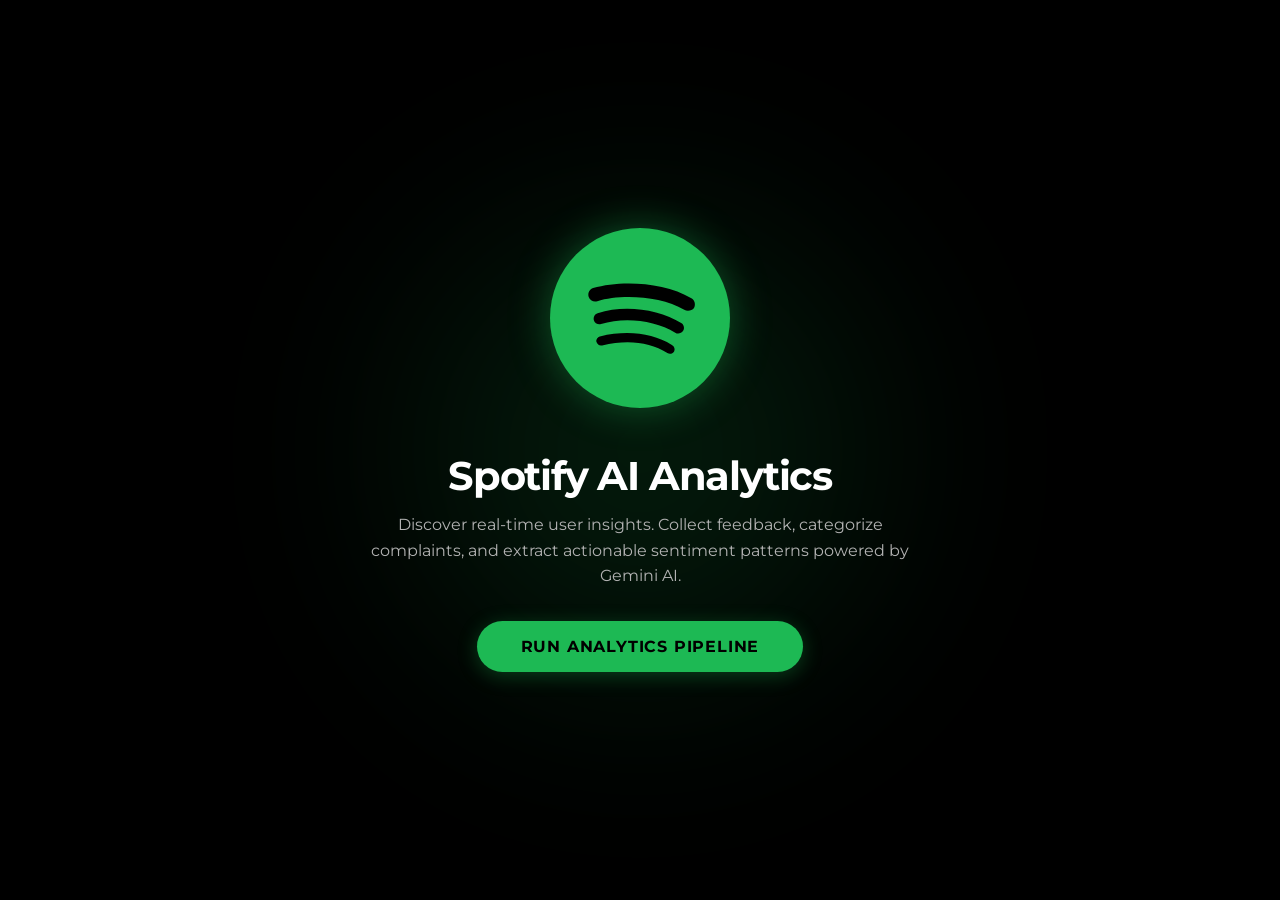
<file: phase5-dashboard/frontend/index.html>
<!DOCTYPE html>
<html lang="en">
<head>
    <meta charset="utf-8" />
    <meta name="viewport" content="width=device-width, initial-scale=1.0" />
    <title>Spotify AI Analytics — Welcome</title>
    <link rel="stylesheet" href="index.css" />
    <link href="https://fonts.googleapis.com/css2?family=Montserrat:wght@400;500;700&display=swap" rel="stylesheet" />
    <style>
        body {
            background-color: var(--color-black);
            display: flex;
            align-items: center;
            justify-content: center;
            min-height: 100vh;
            overflow: hidden;
            position: relative;
            font-family: var(--font-family);
        }

        .welcome-container {
            text-align: center;
            max-width: 650px;
            padding: 40px;
            z-index: 10;
            display: flex;
            flex-direction: column;
            align-items: center;
            gap: 32px;
        }

        /* Ambient glowing background */
        .ambient-glow {
            position: absolute;
            width: 450px;
            height: 450px;
            background-color: var(--color-primary);
            border-radius: 50%;
            opacity: 0.15;
            filter: blur(120px);
            pointer-events: none;
            z-index: 1;
            animation: float-glow 8s ease-in-out infinite alternate;
        }

        @keyframes float-glow {
            0% { transform: translate(-30px, -30px) scale(0.9); opacity: 0.12; }
            100% { transform: translate(30px, 30px) scale(1.1); opacity: 0.18; }
        }

        /* Animating Spotify Logo */
        .logo-container {
            width: 180px;
            height: 180px;
            position: relative;
            display: flex;
            align-items: center;
            justify-content: center;
            margin-bottom: 12px;
        }

        .spotify-logo-svg {
            width: 100%;
            height: 100%;
            filter: drop-shadow(0 0 20px rgba(29, 185, 84, 0.4));
            animation: pulse-logo 3s ease-in-out infinite;
        }

        @keyframes pulse-logo {
            0%, 100% {
                transform: scale(1);
                filter: drop-shadow(0 0 15px rgba(29, 185, 84, 0.4));
            }
            50% {
                transform: scale(1.08);
                filter: drop-shadow(0 0 35px rgba(29, 185, 84, 0.8));
            }
        }

        /* Wave effects around logo */
        .pulse-wave {
            position: absolute;
            width: 100%;
            height: 100%;
            border: 2px solid var(--color-primary);
            border-radius: 50%;
            opacity: 0;
            pointer-events: none;
            animation: ripple-wave 3s cubic-bezier(0.1, 0.8, 0.3, 1) infinite;
        }
        .pulse-wave:nth-child(2) {
            animation-delay: 1.5s;
        }

        @keyframes ripple-wave {
            0% { transform: scale(0.9); opacity: 0.8; }
            100% { transform: scale(1.6); opacity: 0; }
        }

        /* Text Styles */
        h1 {
            font-size: 40px;
            font-weight: 700;
            letter-spacing: -0.03em;
            color: var(--color-text-primary);
            margin: 0;
            line-height: 1.2;
        }

        p {
            font-size: 16px;
            color: var(--color-text-secondary);
            line-height: 1.6;
            margin: 0;
        }

        /* Play Button (Spotify theme) */
        .btn-launch {
            display: inline-flex;
            align-items: center;
            justify-content: center;
            background-color: var(--color-primary);
            color: #000000;
            font-size: 16px;
            font-weight: 700;
            padding: 16px 44px;
            border-radius: 500px;
            border: none;
            cursor: pointer;
            transition: all 0.3s cubic-bezier(0.4, 0, 0.2, 1);
            text-transform: uppercase;
            letter-spacing: 0.05em;
            box-shadow: 0 4px 20px rgba(29, 185, 84, 0.3);
            text-decoration: none;
        }

        .btn-launch:hover {
            background-color: var(--color-primary-light);
            transform: scale(1.05);
            box-shadow: 0 8px 30px rgba(29, 185, 84, 0.5);
        }

        .btn-launch:active {
            transform: scale(0.98);
        }
    </style>
</head>
<body>

    <div class="ambient-glow"></div>

    <div class="welcome-container">
        <div class="logo-container">
            <div class="pulse-wave"></div>
            <div class="pulse-wave"></div>
            <svg class="spotify-logo-svg" viewBox="0 0 24 24" fill="none" xmlns="http://www.w3.org/2000/svg">
                <circle cx="12" cy="12" r="12" fill="#1DB954"/>
                <path d="M17.9 10.9C14.7 9 9.35 8.8 6.3 9.75C5.8 9.9 5.3 9.6 5.15 9.15C5 8.65 5.3 8.15 5.75 8C9.3 6.95 15.15 7.15 18.85 9.35C19.3 9.6 19.45 10.2 19.2 10.65C18.95 11 18.35 11.15 17.9 10.9ZM17.75 13.7C17.5 14.05 17.05 14.2 16.7 13.95C14 12.3 9.95 11.8 6.8 12.8C6.4 12.9 5.95 12.7 5.85 12.3C5.75 11.9 5.95 11.45 6.35 11.35C9.95 10.2 14.45 10.8 17.55 12.7C17.8 12.85 18 13.35 17.75 13.7ZM16.55 16.45C16.35 16.75 15.95 16.85 15.65 16.65C13.3 15.2 10.35 14.85 6.95 15.65C6.6 15.75 6.3 15.5 6.2 15.2C6.1 14.85 6.35 14.55 6.65 14.45C10.35 13.6 13.65 14 16.25 15.6C16.6 15.75 16.7 16.2 16.55 16.45Z" fill="black"/>
            </svg>
        </div>

        <div>
            <h1>Spotify AI Analytics</h1>
            <p style="margin-top: 12px;">Discover real-time user insights. Collect feedback, categorize complaints, and extract actionable sentiment patterns powered by Gemini AI.</p>
        </div>

        <a href="pipeline.html" class="btn-launch">
            Run Analytics Pipeline
        </a>
    </div>

</body>
</html>
</file>
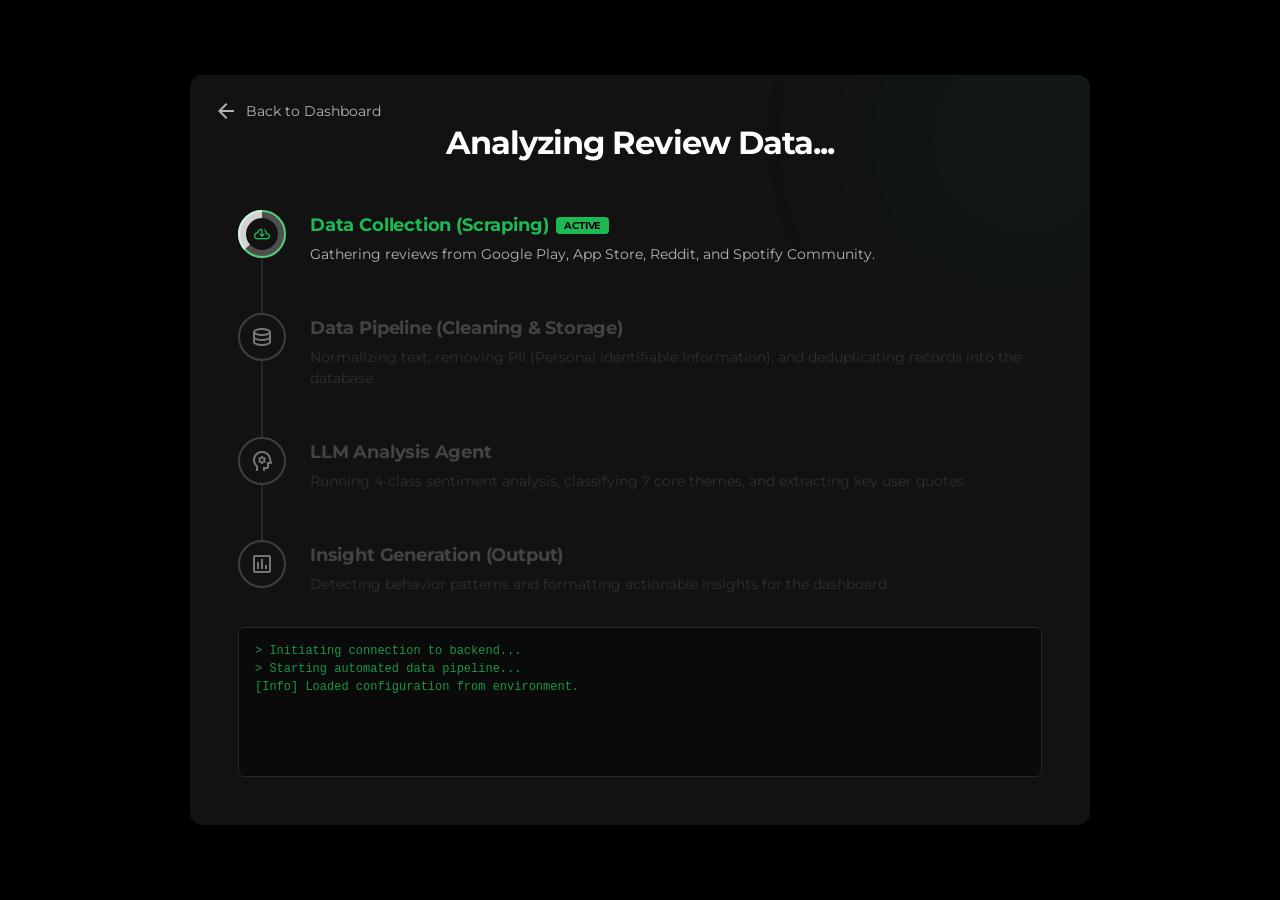
<file: phase5-dashboard/frontend/pipeline.html>
<!DOCTYPE html>
<html lang="en">
<head>
    <meta charset="utf-8" />
    <meta name="viewport" content="width=device-width, initial-scale=1.0" />
    <title>Pipeline Execution — Review Analytics</title>
    <meta name="description" content="Animated pipeline execution status showing real-time progress of the AI review analysis engine." />
    <link rel="stylesheet" href="index.css" />
    <link href="https://fonts.googleapis.com/css2?family=Montserrat:wght@400;500;700&display=swap" rel="stylesheet" />
    <link href="https://fonts.googleapis.com/css2?family=Material+Symbols+Outlined:wght,FILL@100..700,0..1&display=swap" rel="stylesheet" />
    <style>
        body {
            display: flex;
            align-items: center;
            justify-content: center;
            min-height: 100vh;
            overflow: auto;
            padding: 32px;
        }
        .pipeline-container {
            width: 100%;
            max-width: 900px;
            background-color: var(--color-surface);
            border-radius: 12px;
            padding: 48px;
            box-shadow: 0 25px 50px rgba(0,0,0,0.5);
            position: relative;
            overflow: hidden;
        }
        .pipeline-header {
            text-align: center;
            margin-bottom: 48px;
        }
        .pipeline-header h1 {
            font-size: 32px;
            font-weight: 700;
            letter-spacing: -0.03em;
            animation: pulse-opacity 2s cubic-bezier(0.4, 0, 0.6, 1) infinite;
        }
        .pipeline-back {
            position: absolute;
            top: 24px;
            left: 24px;
            display: flex;
            align-items: center;
            gap: 8px;
            color: var(--color-text-secondary);
            font-size: 14px;
            cursor: pointer;
            transition: color 0.2s ease;
            background: none;
            border: none;
            font-family: var(--font-family);
        }
        .pipeline-back:hover {
            color: var(--color-text-primary);
        }

        /* Timeline */
        .timeline {
            display: flex;
            flex-direction: column;
            gap: 48px;
            position: relative;
        }
        .timeline-step {
            display: flex;
            align-items: flex-start;
            gap: 24px;
            position: relative;
            z-index: 10;
        }
        .timeline-connector {
            position: absolute;
            left: 23px;
            top: 48px;
            bottom: -48px;
            width: 2px;
            background: var(--color-surface-elevated);
            z-index: 0;
        }
        .timeline-connector.done {
            background: var(--color-primary);
        }
        .timeline-connector.active {
            background: linear-gradient(to bottom, var(--color-primary) 50%, var(--color-surface-elevated) 50%);
            background-size: 100% 200%;
            animation: slide-gradient 2s linear infinite;
        }
        .step-icon {
            flex-shrink: 0;
            width: 48px;
            height: 48px;
            border-radius: 50%;
            display: flex;
            align-items: center;
            justify-content: center;
            position: relative;
            z-index: 10;
        }
        .step-icon.done {
            background-color: var(--color-primary);
            box-shadow: 0 4px 12px rgba(29, 185, 84, 0.3);
        }
        .step-icon.done .material-symbols-outlined {
            color: #000;
            font-weight: 700;
        }
        .step-icon.active {
            background-color: var(--color-surface);
            border: 2px solid var(--color-primary);
            animation: pulse-glow 2s infinite;
        }
        .step-icon.active .material-symbols-outlined {
            color: var(--color-primary);
            font-size: 18px;
        }
        .step-icon.pending {
            background-color: var(--color-surface);
            border: 2px solid #3E3E3E;
        }
        .step-icon.pending .material-symbols-outlined {
            color: var(--color-text-tertiary);
        }
        .step-content {
            flex: 1;
            padding-top: 4px;
        }
        .step-content h3 {
            font-size: 18px;
            font-weight: 700;
            margin-bottom: 8px;
            letter-spacing: -0.01em;
        }
        .step-content p {
            font-size: 14px;
            color: var(--color-text-secondary);
            line-height: 1.5;
        }
        .step-content.active h3 {
            color: var(--color-primary);
            display: flex;
            align-items: center;
            gap: 8px;
        }
        .step-content.pending {
            opacity: 0.5;
        }
        .step-content.pending h3 {
            color: var(--color-text-tertiary);
        }
        .step-content.pending p {
            color: #4d4d4d;
        }

        /* Active Badge */
        .active-badge {
            display: inline-flex;
            align-items: center;
            padding: 2px 8px;
            border-radius: 4px;
            font-size: 10px;
            font-weight: 700;
            background-color: var(--color-primary);
            color: #000;
        }

        /* Terminal Console */
        .terminal {
            background-color: #0A0A0A;
            border: 1px solid var(--color-surface-elevated);
            border-radius: 6px;
            padding: 16px;
            height: 128px;
            overflow: hidden;
            position: relative;
            font-family: 'Courier New', monospace;
            font-size: 12px;
            margin-top: 16px;
        }
        .terminal-content {
            display: flex;
            flex-direction: column;
            color: var(--color-primary);
            opacity: 0.8;
        }
        .terminal-content p {
            margin-bottom: 4px;
            color: var(--color-primary);
            font-size: 12px;
        }
        .terminal-fade {
            position: absolute;
            bottom: 0;
            left: 0;
            width: 100%;
            height: 32px;
            background: linear-gradient(to top, #0A0A0A, transparent);
        }

        /* Active Step Layout */
        .active-step-grid {
            display: grid;
            grid-template-columns: 1fr 1fr;
            gap: 24px;
        }

        /* Spinner */
        .spinner {
            animation: spin 1s linear infinite;
            position: absolute;
        }
        @keyframes spin {
            from { transform: rotate(0deg); }
            to { transform: rotate(360deg); }
        }

        /* Background Glow */
        .bg-glow {
            position: absolute;
            top: -128px;
            right: -128px;
            width: 384px;
            height: 384px;
            background-color: var(--color-primary);
            border-radius: 50%;
            opacity: 0.03;
            filter: blur(64px);
            pointer-events: none;
        }

        @keyframes pulse-opacity {
            0%, 100% { opacity: 1; }
            50% { opacity: 0.5; }
        }

        @keyframes pulse-glow {
            0%, 100% { box-shadow: 0 0 10px rgba(29, 185, 84, 0.4); }
            50% { box-shadow: 0 0 20px rgba(29, 185, 84, 0.8); }
        }

        @keyframes slide-gradient {
            0% { background-position: 100% 0%; }
            100% { background-position: 100% 100%; }
        }
    </style>
</head>
<body>

<main class="pipeline-container">
    <button class="pipeline-back" onclick="window.location.href='dashboard.html'">
        <span class="material-symbols-outlined">arrow_back</span>
        Back to Dashboard
    </button>

    <header class="pipeline-header">
        <h1 id="pipeline-status-title">Analyzing Review Data...</h1>
    </header>

    <div class="timeline">
        <!-- Step 1: Data Collection -->
        <div class="timeline-step" id="step-1">
            <div class="timeline-connector" id="connector-1"></div>
            <div class="step-icon active" id="icon-1">
                <svg class="spinner" style="width:48px; height:48px;" fill="none" viewBox="0 0 24 24">
                    <circle style="opacity:0.25;" cx="12" cy="12" r="10" stroke="currentColor" stroke-width="4"></circle>
                    <path style="opacity:0.75;" d="M4 12a8 8 0 018-8V0C5.373 0 0 5.373 0 12h4zm2 5.291A7.962 7.962 0 014 12H0c0 3.042 1.135 5.824 3 7.938l3-2.647z" fill="currentColor"></path>
                </svg>
                <span class="material-symbols-outlined">cloud_download</span>
            </div>
            <div class="step-content active" id="content-1">
                <h3>
                    Data Collection (Scraping)
                    <span class="active-badge" id="badge-1">ACTIVE</span>
                </h3>
                <p>Gathering reviews from Google Play, App Store, Reddit, and Spotify Community.</p>
            </div>
        </div>

        <!-- Step 2: Data Pipeline -->
        <div class="timeline-step" id="step-2">
            <div class="timeline-connector" id="connector-2"></div>
            <div class="step-icon pending" id="icon-2">
                <span class="material-symbols-outlined">database</span>
            </div>
            <div class="step-content pending" id="content-2">
                <h3>
                    Data Pipeline (Cleaning & Storage)
                    <span class="active-badge" id="badge-2" style="display: none;">ACTIVE</span>
                </h3>
                <p>Normalizing text, removing PII (Personal Identifiable Information), and deduplicating records into the database.</p>
            </div>
        </div>

        <!-- Step 3: LLM Analysis Agent -->
        <div class="timeline-step" id="step-3">
            <div class="timeline-connector" id="connector-3"></div>
            <div class="step-icon pending" id="icon-3">
                <span class="material-symbols-outlined">psychology</span>
            </div>
            <div class="step-content pending" id="content-3">
                <h3>
                    LLM Analysis Agent
                    <span class="active-badge" id="badge-3" style="display: none;">ACTIVE</span>
                </h3>
                <p>Running 4-class sentiment analysis, classifying 7 core themes, and extracting key user quotes.</p>
            </div>
        </div>

        <!-- Step 4: Insight Generation -->
        <div class="timeline-step" id="step-4">
            <div class="step-icon pending" id="icon-4">
                <span class="material-symbols-outlined">insert_chart</span>
            </div>
            <div class="step-content pending" id="content-4">
                <h3>
                    Insight Generation (Output)
                    <span class="active-badge" id="badge-4" style="display: none;">ACTIVE</span>
                </h3>
                <p>Detecting behavior patterns and formatting actionable insights for the dashboard.</p>
            </div>
        </div>
    </div>

    <!-- Terminal Console at the bottom -->
    <div class="terminal" style="margin-top: 32px; height: 150px;">
        <div class="terminal-content" id="terminal-logs">
            <p>> Initiating connection to backend...</p>
        </div>
        <div class="terminal-fade"></div>
    </div>

    <!-- Completion / Dashboard Navigation Button -->
    <div id="completion-container" style="display: none; text-align: center; margin-top: 32px;">
        <button onclick="window.location.href='dashboard.html'" style="background-color: var(--color-primary); color: #000; padding: 14px 40px; border-radius: 500px; font-family: var(--font-family); font-weight: 700; font-size: 16px; border: none; cursor: pointer; transition: all 0.2s ease; box-shadow: 0 4px 15px rgba(29, 185, 84, 0.4);">
            Go to Dashboard
        </button>
    </div>

    <div class="bg-glow"></div>
</main>

<script>
    // Helper to get raw icon names
    function getStepIconName(stepNumber) {
        switch (stepNumber) {
            case 1: return 'cloud_download';
            case 2: return 'database';
            case 3: return 'psychology';
            case 4: return 'insert_chart';
            default: return '';
        }
    }

    // Set step visual state dynamically
    function setStepState(stepNumber, state) {
        const iconEl = document.getElementById(`icon-${stepNumber}`);
        const contentEl = document.getElementById(`content-${stepNumber}`);
        const badgeEl = document.getElementById(`badge-${stepNumber}`);
        const connectorEl = document.getElementById(`connector-${stepNumber}`);

        // Reset classes
        iconEl.className = 'step-icon ' + state;
        contentEl.className = 'step-content ' + state;

        if (state === 'done') {
            iconEl.innerHTML = '<span class="material-symbols-outlined" style="font-variation-settings: \'FILL\' 1;">check</span>';
            if (badgeEl) badgeEl.style.display = 'none';
            if (connectorEl) connectorEl.className = 'timeline-connector done';
        } else if (state === 'active') {
            iconEl.innerHTML = `
                <svg class="spinner" style="width:48px; height:48px;" fill="none" viewBox="0 0 24 24">
                    <circle style="opacity:0.25;" cx="12" cy="12" r="10" stroke="currentColor" stroke-width="4"></circle>
                    <path style="opacity:0.75;" d="M4 12a8 8 0 018-8V0C5.373 0 0 5.373 0 12h4zm2 5.291A7.962 7.962 0 014 12H0c0 3.042 1.135 5.824 3 7.938l3-2.647z" fill="currentColor"></path>
                </svg>
                <span class="material-symbols-outlined">${getStepIconName(stepNumber)}</span>
            `;
            if (badgeEl) badgeEl.style.display = 'inline-flex';
            if (connectorEl) connectorEl.className = 'timeline-connector active';
        } else {
            // pending
            iconEl.innerHTML = `<span class="material-symbols-outlined">${getStepIconName(stepNumber)}</span>`;
            if (badgeEl) badgeEl.style.display = 'none';
            if (connectorEl) connectorEl.className = 'timeline-connector';
        }
    }
    // MOCK MODE: Simulate the pipeline execution purely on the frontend
    // This allows the Vercel deployment to show the UI without actually running heavy backend processes.
    
    const terminalLogs = document.getElementById('terminal-logs');
    terminalLogs.innerHTML = '<p>> Initiating connection to backend...</p>';

    const mockLogs = [
        "> Starting automated data pipeline...",
        "  [Info] Loaded configuration from environment.",
        " ",
        "> Step 1: Running Scrapers",
        "  [AppStore] Scraping latest iOS reviews...",
        "  [AppStore] Collected 245 new reviews.",
        "  [GooglePlay] Scraping latest Android reviews...",
        "  [GooglePlay] Collected 412 new reviews.",
        "  [Reddit] Searching r/spotify for latest threads...",
        "  [Reddit] Collected 150 relevant comments.",
        " ",
        "> Step 2: Running Data Processing",
        "  [Pipeline] Cleaning up text and removing PII...",
        "  [Pipeline] Deduplicating 807 raw records...",
        "  [Pipeline] Stored 780 clean records into PostgreSQL.",
        " ",
        "> Step 3: Running LLM Analysis",
        "  [Agent] Initializing Gemini 2.5 Flash agent...",
        "  [Agent] Batch analyzing 780 reviews for sentiment and themes...",
        "  [Agent] Extracting key quotes...",
        "  [Agent] Synthesizing behavioral insights...",
        " ",
        "> PIPELINE_COMPLETE",
        "  [Success] Dashboard data updated successfully."
    ];

    let currentLogIndex = 0;
    let hasStep1 = false;
    let hasStep2 = false;
    let hasStep3 = false;
    let isComplete = false;

    // Simulate logs streaming in every 800ms
    const logInterval = setInterval(() => {
        if (currentLogIndex >= mockLogs.length) {
            clearInterval(logInterval);
            return;
        }

        const logLine = mockLogs[currentLogIndex];
        const p = document.createElement('p');
        p.innerText = logLine;
        terminalLogs.appendChild(p);
        terminalLogs.scrollTop = terminalLogs.scrollHeight; // Auto-scroll

        // Check for state changes based on the log output
        if (logLine.includes('Step 1: Running Scrapers')) hasStep1 = true;
        if (logLine.includes('Step 2: Running Data Processing')) hasStep2 = true;
        if (logLine.includes('Step 3: Running LLM Analysis')) hasStep3 = true;
        if (logLine.includes('PIPELINE_COMPLETE')) isComplete = true;

        // Update states dynamically
        if (isComplete) {
            setStepState(1, 'done');
            setStepState(2, 'done');
            setStepState(3, 'done');
            setStepState(4, 'done');
            document.getElementById('pipeline-status-title').innerText = "Analysis Complete!";
            document.getElementById('completion-container').style.display = 'block';
            clearInterval(logInterval);
        } else if (hasStep3) {
            setStepState(1, 'done');
            setStepState(2, 'done');
            setStepState(3, 'active');
            setStepState(4, 'pending');
        } else if (hasStep2) {
            setStepState(1, 'done');
            setStepState(2, 'active');
            setStepState(3, 'pending');
            setStepState(4, 'pending');
        } else if (hasStep1) {
            setStepState(1, 'active');
            setStepState(2, 'pending');
            setStepState(3, 'pending');
            setStepState(4, 'pending');
        }

        currentLogIndex++;
    }, 800);
</script>
</body>
</html>
</file>
<file: phase5-dashboard/frontend/index.css>
/* ========================================
   Shared Design System — Spotify-themed
   Review Analytics Dashboard
   ======================================== */

/* --- CSS Variables (Design Tokens) --- */
:root {
    /* Core Palette */
    --color-black: #000000;
    --color-surface: #121212;
    --color-surface-hover: #1a1a1a;
    --color-surface-card: #181818;
    --color-surface-elevated: #282828;
    --color-surface-highest: #343535;
    --color-surface-container: #1e2020;
    --color-surface-container-low: #1a1c1c;
    --color-surface-container-lowest: #0d0e0f;

    /* Brand */
    --color-primary: #1DB954;
    --color-primary-light: #53e076;
    --color-primary-fixed: #72fe8f;

    /* Text */
    --color-text-primary: #FFFFFF;
    --color-text-secondary: #B3B3B3;
    --color-text-tertiary: #757575;
    --color-text-muted: #c8c6c5;

    /* Sentiment */
    --color-positive: #1DB954;
    --color-mixed: #F59E0B;
    --color-neutral: #6B7280;
    --color-negative: #EF4444;
    --color-frustrated: #E22134;

    /* Spacing */
    --sidebar-width: 250px;
    --topbar-height: 64px;
    --gutter: 24px;
    --card-gap: 16px;
    --container-padding: 32px;

    /* Typography */
    --font-family: 'Montserrat', 'Inter', 'Circular', sans-serif;
}

/* --- Base Reset --- */
*,
*::before,
*::after {
    box-sizing: border-box;
    margin: 0;
    padding: 0;
}

body {
    font-family: var(--font-family);
    background-color: var(--color-black);
    color: var(--color-text-primary);
    -webkit-font-smoothing: antialiased;
    -moz-osx-font-smoothing: grayscale;
    overflow: hidden;
    height: 100vh;
    width: 100vw;
}

a {
    text-decoration: none;
    color: inherit;
}

/* --- Scrollbar --- */
::-webkit-scrollbar {
    width: 8px;
    height: 8px;
}

::-webkit-scrollbar-track {
    background: transparent;
}

::-webkit-scrollbar-thumb {
    background: #3e3e3e;
    border-radius: 4px;
}

::-webkit-scrollbar-thumb:hover {
    background: #555;
}

/* --- Layout Shells --- */
.app-layout {
    display: flex;
    height: 100vh;
    overflow: hidden;
}

/* --- Sidebar --- */
.sidebar {
    position: fixed;
    left: 0;
    top: 0;
    width: var(--sidebar-width);
    height: 100vh;
    background-color: var(--color-surface-container-lowest);
    display: flex;
    flex-direction: column;
    padding: var(--container-padding) 0;
    z-index: 40;
}

.sidebar-brand {
    padding: 0 var(--gutter);
    margin-bottom: 32px;
    display: flex;
    align-items: center;
    gap: 12px;
}

.sidebar-brand-icon {
    width: 40px;
    height: 40px;
    border-radius: 50%;
    display: flex;
    align-items: center;
    justify-content: center;
    flex-shrink: 0;
    overflow: hidden;
}

.sidebar-brand-icon img,
.sidebar-brand-icon svg {
    width: 100%;
    height: 100%;
    object-fit: contain;
}

.sidebar-brand h1 {
    font-size: 18px;
    font-weight: 700;
    color: var(--color-primary-light);
    letter-spacing: -0.01em;
}

.sidebar-brand p {
    font-size: 11px;
    color: var(--color-text-muted);
}

/* Navigation Links */
.sidebar-nav {
    flex: 1;
    display: flex;
    flex-direction: column;
    gap: 4px;
    padding: 0 16px;
    list-style: none;
}

.sidebar-nav a {
    display: flex;
    align-items: center;
    gap: 16px;
    padding: 12px 16px;
    border-radius: 8px;
    font-size: 14px;
    font-weight: 400;
    color: var(--color-text-muted);
    transition: all 0.2s ease;
}

.sidebar-nav a:hover {
    color: var(--color-text-primary);
    background-color: var(--color-surface-elevated);
}

.sidebar-nav a.active {
    color: var(--color-primary-light);
    font-weight: 700;
    background-color: var(--color-surface-container-low);
    border-right: 4px solid var(--color-primary-light);
}

.sidebar-nav a.active .material-symbols-outlined {
    font-variation-settings: 'FILL' 1;
}

/* Sidebar Footer */
.sidebar-footer {
    padding: 0 var(--gutter);
    margin-top: auto;
}

.sidebar-footer .run-pipeline-btn {
    width: 100%;
    display: flex;
    align-items: center;
    justify-content: center;
    gap: 8px;
    padding: 12px;
    background-color: var(--color-primary);
    border: none;
    border-radius: 9999px;
    color: #000;
    font-size: 12px;
    font-weight: 700;
    cursor: pointer;
    transition: all 0.2s ease;
    box-shadow: 0 4px 16px rgba(29, 185, 84, 0.3);
}

.sidebar-footer .run-pipeline-btn:hover {
    background-color: var(--color-primary-light);
    transform: scale(1.03);
    box-shadow: 0 6px 20px rgba(29, 185, 84, 0.45);
}

.sidebar-footer .run-pipeline-btn .material-symbols-outlined {
    color: #000;
}

/* --- Main Content Area --- */
.main-content {
    margin-left: var(--sidebar-width);
    flex-grow: 1;
    height: 100vh;
    overflow-y: auto;
    display: flex;
    flex-direction: column;
    background-color: var(--color-black);
}

/* --- Top Navigation Bar --- */
.topbar {
    position: sticky;
    top: 0;
    z-index: 50;
    width: 100%;
    height: var(--topbar-height);
    background: rgba(18, 20, 20, 0.7);
    backdrop-filter: blur(12px);
    -webkit-backdrop-filter: blur(12px);
    display: flex;
    align-items: center;
    justify-content: space-between;
    padding: 0 var(--gutter);
}

.topbar-title {
    font-size: 18px;
    font-weight: 700;
    color: var(--color-text-primary);
}

.topbar-actions {
    display: flex;
    align-items: center;
    gap: 24px;
}

.topbar-search {
    position: relative;
    width: 280px;
}

.topbar-search .material-symbols-outlined {
    position: absolute;
    left: 12px;
    top: 50%;
    transform: translateY(-50%);
    color: var(--color-text-tertiary);
    font-size: 20px;
}

.topbar-search input {
    width: 100%;
    background-color: #2a2a2a;
    color: var(--color-text-primary);
    border: 1px solid transparent;
    border-radius: 9999px;
    padding: 8px 16px 8px 40px;
    font-size: 14px;
    font-family: var(--font-family);
    outline: none;
    transition: all 0.2s ease;
}

.topbar-search input::placeholder {
    color: var(--color-text-tertiary);
}

.topbar-search input:focus {
    border-color: var(--color-primary);
}

.topbar-btn {
    display: flex;
    align-items: center;
    gap: 8px;
    padding: 6px 16px;
    border: 1px solid #3d4a3d;
    border-radius: 9999px;
    background: transparent;
    color: var(--color-text-primary);
    font-size: 12px;
    font-weight: 700;
    cursor: pointer;
    transition: background-color 0.2s ease;
    font-family: var(--font-family);
}

.topbar-btn:hover {
    background-color: var(--color-surface-elevated);
}

.topbar-btn .material-symbols-outlined {
    font-size: 18px;
}

.topbar-icon-group {
    display: flex;
    align-items: center;
    gap: 12px;
    border-left: 1px solid var(--color-surface-highest);
    padding-left: 24px;
}

.topbar-icon-btn {
    background: none;
    border: none;
    color: var(--color-text-secondary);
    cursor: pointer;
    padding: 4px;
    border-radius: 50%;
    transition: color 0.2s ease;
    position: relative;
    display: flex;
    align-items: center;
    justify-content: center;
}

.topbar-icon-btn:hover {
    color: var(--color-text-primary);
}

.notification-dot {
    position: absolute;
    top: 2px;
    right: 2px;
    width: 8px;
    height: 8px;
    background-color: var(--color-primary);
    border-radius: 50%;
    border: 2px solid var(--color-surface-elevated);
}

.topbar-avatar {
    width: 32px;
    height: 32px;
    border-radius: 50%;
    object-fit: cover;
    cursor: pointer;
    border: 2px solid var(--color-surface-highest);
    transition: border-color 0.2s ease;
}

.topbar-avatar:hover {
    border-color: var(--color-primary);
}

/* --- Page Content Container --- */
.page-content {
    padding: var(--container-padding);
    max-width: 1600px;
    width: 100%;
    margin: 0 auto;
    display: flex;
    flex-direction: column;
    gap: var(--gutter);
    padding-bottom: 96px;
}

/* --- KPI Cards --- */
.kpi-grid {
    display: grid;
    grid-template-columns: repeat(4, 1fr);
    gap: var(--card-gap);
}

.kpi-card {
    background-color: var(--color-surface);
    border-radius: 8px;
    padding: 24px;
    display: flex;
    flex-direction: column;
    gap: 8px;
    transition: background-color 0.2s ease, transform 0.2s ease;
}

.kpi-card:hover {
    background-color: var(--color-surface-hover);
    transform: translateY(-2px);
}

.kpi-card .kpi-label {
    font-size: 12px;
    font-weight: 700;
    color: var(--color-text-secondary);
    text-transform: uppercase;
    letter-spacing: 0.05em;
}

.kpi-card .kpi-value {
    font-size: 48px;
    font-weight: 700;
    color: var(--color-text-primary);
    letter-spacing: -0.04em;
    line-height: 1.1;
    margin-top: auto;
}

.kpi-card .kpi-value.smaller {
    font-size: 32px;
    letter-spacing: -0.03em;
}

.kpi-card .kpi-change {
    display: flex;
    align-items: center;
    gap: 4px;
    font-size: 11px;
    margin-top: 4px;
}

.kpi-change.positive {
    color: var(--color-primary);
}

.kpi-change.neutral {
    color: var(--color-text-muted);
}

.kpi-change .material-symbols-outlined {
    font-size: 14px;
}

/* --- Chart Cards --- */
.chart-bg {
    background-color: var(--color-surface);
    border-radius: 8px;
    padding: 24px;
}

.chart-title {
    font-size: 18px;
    font-weight: 700;
    margin-bottom: 24px;
}

/* --- Doughnut Chart (CSS) --- */
.doughnut-container {
    display: flex;
    flex-direction: column;
    align-items: center;
    justify-content: center;
}

.doughnut {
    width: 200px;
    height: 200px;
    border-radius: 50%;
    background: conic-gradient(
        var(--color-positive) 0% 45%,
        var(--color-mixed) 45% 65%,
        var(--color-neutral) 65% 85%,
        var(--color-negative) 85% 100%
    );
    position: relative;
    display: flex;
    justify-content: center;
    align-items: center;
    margin-bottom: 24px;
}

.doughnut::after {
    content: '';
    width: 150px;
    height: 150px;
    border-radius: 50%;
    background-color: var(--color-surface);
    position: absolute;
}

.doughnut-center {
    position: absolute;
    z-index: 10;
    display: flex;
    flex-direction: column;
    align-items: center;
}

.doughnut-center .value {
    font-size: 48px;
    font-weight: 700;
    letter-spacing: -0.04em;
}

.doughnut-center .label {
    font-size: 11px;
    color: var(--color-text-secondary);
}

.doughnut-legend {
    display: flex;
    flex-wrap: wrap;
    justify-content: center;
    gap: 16px;
    font-size: 11px;
}

.legend-item {
    display: flex;
    align-items: center;
    gap: 6px;
}

.legend-dot {
    width: 8px;
    height: 8px;
    border-radius: 50%;
}

/* --- Bar Chart --- */
.bar-wrap {
    display: flex;
    align-items: center;
    margin-bottom: 12px;
}

.bar-label {
    width: 140px;
    font-size: 12px;
    color: var(--color-text-muted);
    white-space: nowrap;
    overflow: hidden;
    text-overflow: ellipsis;
    padding-right: 8px;
}

.bar-track {
    flex-grow: 1;
    height: 8px;
    background-color: #4d4d4d;
    border-radius: 4px;
    overflow: hidden;
}

.bar-fill {
    height: 100%;
    border-radius: 4px;
    background-color: var(--color-primary);
    transition: width 0.6s ease;
}

.bar-percent {
    font-size: 11px;
    font-weight: 700;
    margin-left: 12px;
    width: 32px;
    text-align: right;
}

/* --- Sentiment Badges --- */
.badge {
    display: inline-block;
    font-size: 10px;
    font-weight: 700;
    padding: 2px 8px;
    border-radius: 2px;
    text-transform: uppercase;
}

.badge-pos {
    background-color: rgba(29, 185, 84, 0.2);
    color: var(--color-positive);
}

.badge-mix {
    background-color: rgba(245, 158, 11, 0.2);
    color: var(--color-mixed);
}

.badge-neu {
    background-color: rgba(107, 114, 128, 0.2);
    color: #9CA3AF;
}

.badge-neg {
    background-color: rgba(239, 68, 68, 0.2);
    color: var(--color-negative);
}

/* --- Behavior Pattern Cards --- */
.pattern-card {
    background-color: var(--color-surface-card);
    border-radius: 8px;
    padding: 16px;
    border: 1px solid var(--color-surface-elevated);
    display: flex;
    gap: 16px;
    align-items: flex-start;
    transition: background-color 0.2s ease;
    cursor: pointer;
}

.pattern-card:hover {
    background-color: var(--color-surface-hover);
}

.pattern-icon {
    width: 40px;
    height: 40px;
    border-radius: 50%;
    display: flex;
    align-items: center;
    justify-content: center;
    flex-shrink: 0;
}

.pattern-title {
    font-size: 16px;
    font-weight: 700;
    margin-bottom: 4px;
}

.pattern-desc {
    font-size: 14px;
    color: var(--color-text-secondary);
    line-height: 1.5;
}

/* --- Quote List Row --- */
.list-row {
    background-color: transparent;
    border-radius: 4px;
    padding: 12px 16px;
    transition: background-color 0.2s ease;
    display: flex;
    align-items: flex-start;
    gap: 16px;
}

.list-row:hover {
    background-color: var(--color-surface-hover);
}

.list-row .quote-text {
    font-size: 14px;
    font-weight: 500;
    color: var(--color-text-primary);
    display: -webkit-box;
    -webkit-line-clamp: 2;
    -webkit-box-orient: vertical;
    overflow: hidden;
}

.list-row .quote-meta {
    font-size: 11px;
    color: var(--color-text-secondary);
    margin-top: 4px;
}

/* --- Section Headers --- */
.section-header {
    display: flex;
    align-items: center;
    justify-content: space-between;
    margin-bottom: 24px;
}

.view-all-btn {
    font-size: 11px;
    font-weight: 500;
    color: var(--color-text-primary);
    background-color: var(--color-surface-highest);
    border: none;
    padding: 6px 12px;
    border-radius: 9999px;
    cursor: pointer;
    transition: background-color 0.2s ease;
}

.view-all-btn:hover {
    background-color: #3e3e3e;
}

/* --- Pulse Animation --- */
@keyframes pulse-dot {
    0% {
        transform: scale(0.95);
        box-shadow: 0 0 0 0 rgba(29, 185, 84, 0.7);
    }
    70% {
        transform: scale(1);
        box-shadow: 0 0 0 6px rgba(29, 185, 84, 0);
    }
    100% {
        transform: scale(0.95);
        box-shadow: 0 0 0 0 rgba(29, 185, 84, 0);
    }
}

.pulse-dot {
    animation: pulse-dot 2s infinite;
}

/* --- Realtime Feed Button --- */
.realtime-btn {
    display: flex;
    align-items: center;
    gap: 8px;
    font-size: 11px;
    font-weight: 500;
    color: var(--color-primary);
    background: rgba(29, 185, 84, 0.1);
    border: 1px solid rgba(29, 185, 84, 0.2);
    padding: 6px 12px;
    border-radius: 9999px;
    cursor: pointer;
    transition: background-color 0.2s ease;
}

.realtime-btn:hover {
    background: rgba(29, 185, 84, 0.2);
}

.realtime-dot {
    width: 8px;
    height: 8px;
    border-radius: 50%;
    background-color: var(--color-primary);
}

/* --- Keyword Chips --- */
.keyword-chip {
    display: inline-block;
    background: transparent;
    border: 1px solid #535353;
    border-radius: 9999px;
    padding: 4px 12px;
    font-size: 11px;
    font-weight: 700;
    color: var(--color-text-secondary);
    margin-right: 8px;
    margin-bottom: 8px;
}

/* --- Sentiment Bar --- */
.sentiment-bar {
    display: flex;
    height: 6px;
    border-radius: 3px;
    overflow: hidden;
    width: 100%;
    margin: 12px 0 16px;
}

.s-green { background-color: var(--color-positive); }
.s-yellow { background-color: #F4C430; }
.s-grey { background-color: #535353; }
.s-red { background-color: var(--color-frustrated); }

/* --- Pill Filter Buttons --- */
.pill-filters {
    display: flex;
    align-items: center;
    gap: 12px;
    flex-wrap: wrap;
}

.pill-btn {
    padding: 8px 20px;
    border-radius: 9999px;
    font-size: 12px;
    font-weight: 700;
    border: 1px solid #3d4a3d;
    background: transparent;
    color: var(--color-text-primary);
    cursor: pointer;
    transition: all 0.2s ease;
    font-family: var(--font-family);
}

.pill-btn:hover {
    border-color: var(--color-primary);
    color: var(--color-primary);
}

.pill-btn.active {
    background-color: var(--color-primary);
    color: #000;
    border-color: var(--color-primary);
    box-shadow: 0 4px 12px rgba(29, 185, 84, 0.2);
}

/* --- Run Pipeline Button --- */
.run-pipeline-btn {
    display: flex;
    align-items: center;
    gap: 8px;
    padding: 8px 20px;
    background-color: var(--color-primary);
    color: #000;
    border: none;
    border-radius: 9999px;
    font-size: 12px;
    font-weight: 700;
    cursor: pointer;
    transition: all 0.2s ease;
    font-family: var(--font-family);
}

.run-pipeline-btn:hover {
    background-color: var(--color-primary-light);
    transform: scale(1.05);
}

.run-pipeline-btn .material-symbols-outlined {
    font-size: 18px;
}

/* --- Responsive Grid Utilities --- */
.grid-2-col {
    display: grid;
    grid-template-columns: 1fr 1fr;
    gap: var(--card-gap);
}

.grid-3-col {
    display: grid;
    grid-template-columns: 1fr 2fr;
    gap: var(--card-gap);
}

/* --- Meta Tag Pills --- */
.meta-tag {
    display: inline-flex;
    align-items: center;
    padding: 4px 12px;
    border-radius: 9999px;
    font-size: 11px;
    font-weight: 700;
    background-color: var(--color-surface-container);
    border: 1px solid var(--color-surface-highest);
    color: var(--color-text-secondary);
}

.meta-tag.impact-high {
    color: var(--color-primary);
    border-color: rgba(29, 185, 84, 0.3);
}

.meta-tag.impact-medium {
    color: #ffb4ab;
    border-color: rgba(255, 180, 171, 0.3);
}

.meta-tag.impact-low {
    color: var(--color-text-muted);
    border-color: rgba(162, 161, 160, 0.3);
}

/* --- Theme Grid (for Quote Extraction) --- */
.theme-tag {
    display: inline-block;
    padding: 4px 10px;
    border-radius: 4px;
    font-size: 11px;
    font-weight: 700;
    background-color: var(--color-surface-highest);
    color: var(--color-text-secondary);
    border: 1px solid transparent;
    transition: border-color 0.2s ease;
}

/* --- Material Icons Setup --- */
.material-symbols-outlined {
    font-variation-settings: 'FILL' 0;
    vertical-align: middle;
}

.material-symbols-outlined.fill {
    font-variation-settings: 'FILL' 1;
}


/* --- Light Mode Overrides --- */
body.light-mode {
    --color-black: #f6f6f6;
    --color-surface: #ffffff;
    --color-surface-hover: #f0f0f0;
    --color-surface-card: #ffffff;
    --color-surface-elevated: #ffffff;
    --color-surface-highest: #e0e0e0;
    --color-surface-container: #eaeaea;
    --color-surface-container-low: #f5f5f5;
    --color-surface-container-lowest: #fafafa;
    --color-text-primary: #000000;
    --color-text-secondary: #4d4d4d;
    --color-text-tertiary: #666666;
    --color-text-muted: #999999;
}
body.light-mode .sidebar {
    background-color: #ffffff;
    border-right: 1px solid #dcdcdc;
}
body.light-mode .topbar {
    background-color: #f6f6f6;
    border-bottom: 1px solid #dcdcdc;
}
body.light-mode .run-pipeline-btn {
    color: #ffffff;
}
body.light-mode .tracklist-header {
    background-color: #eaeaea;
    color: #4d4d4d;
}
body.light-mode .track-row {
    background-color: #ffffff;
    border-bottom: 1px solid #eaeaea;
}
body.light-mode .track-row:hover {
    background-color: #f5f5f5;
}
</file>
